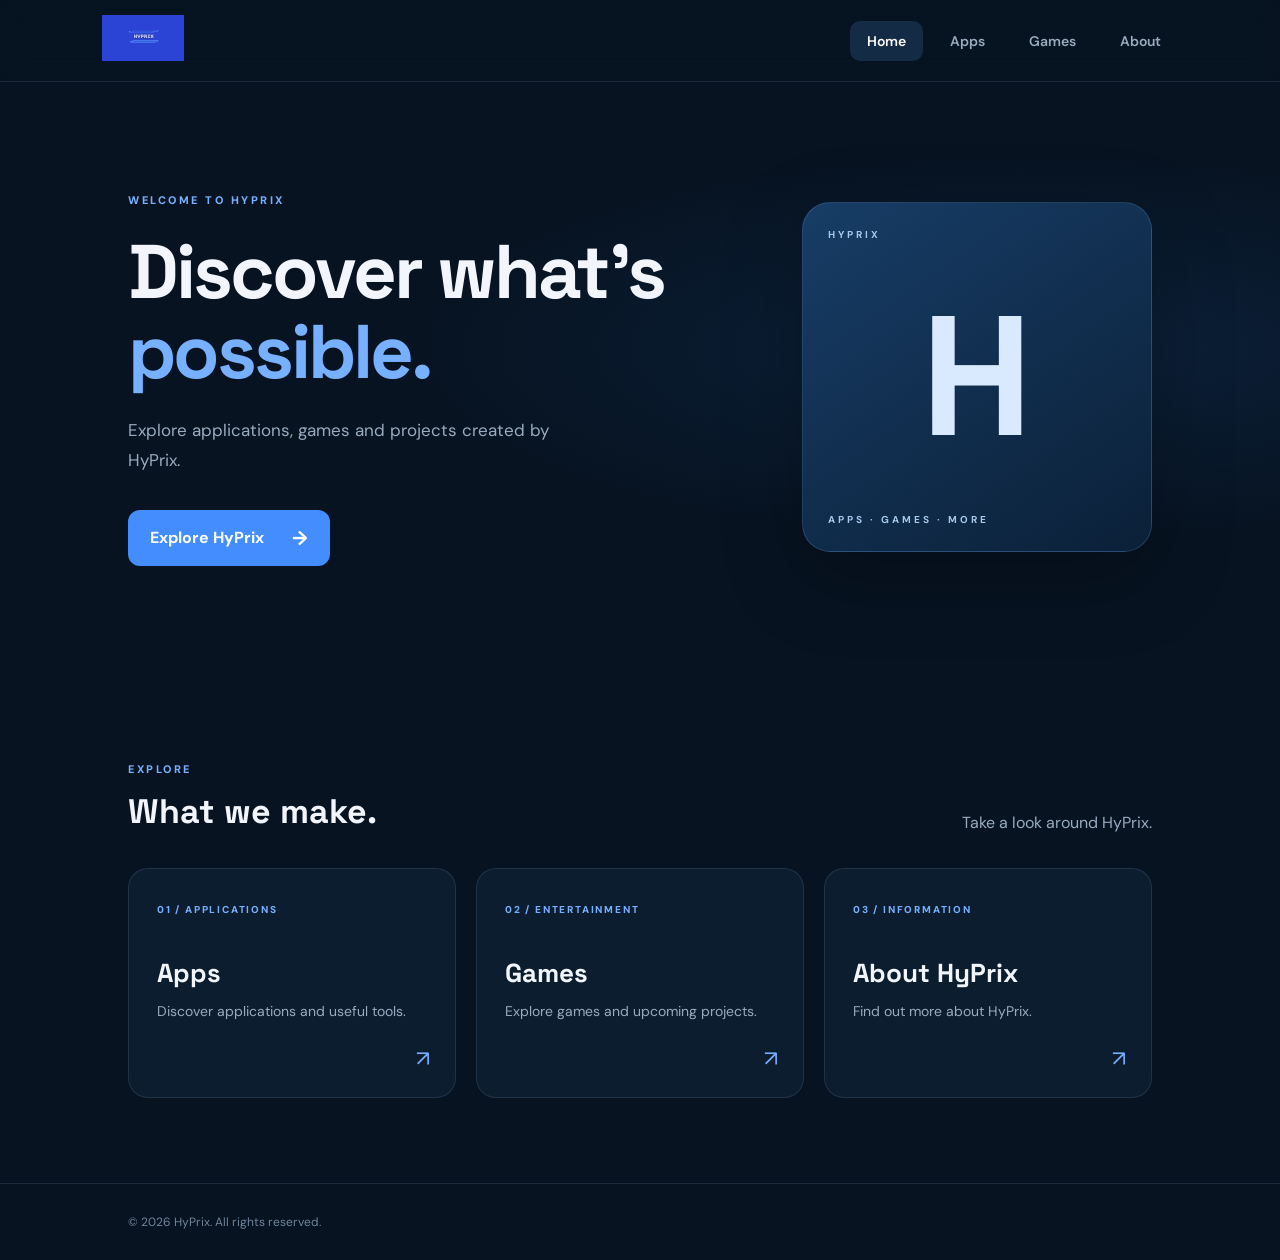
<file: index.html>
<!DOCTYPE html>
<html lang="en">
<head>
    <meta charset="UTF-8">
    <meta name="viewport" content="width=device-width, initial-scale=1.0">
    <title>HyPrix | Home</title>
    <link rel="stylesheet" href="style.css">
</head>
<body>
<header class="header">
    <a href="index.html" class="logo">
        <img src="New Hyprix Logo 26.11.2026.png" alt="HyPrix">
    </a>
    <nav>
        <a href="index.html" class="active">Home</a>
        <a href="apps.html">Apps</a>
        <a href="games.html">Games</a>
        <a href="about.html">About</a>
    </nav>
</header>

<main>
    <section class="hero">
        <div class="hero-content">
            <span class="eyebrow">WELCOME TO HYPRIX</span>
            <h1>Discover what's<br><span>possible.</span></h1>
            <p>Explore applications, games and projects created by HyPrix.</p>
            <a href="apps.html" class="button">Explore HyPrix <span>→</span></a>
        </div>
        <div class="hero-panel">
            <div class="panel-top">HYPRIX</div>
            <div class="panel-mark">H</div>
            <div class="panel-bottom">APPS · GAMES · MORE</div>
        </div>
    </section>

    <section class="section">
        <div class="section-heading">
            <div>
                <span class="eyebrow">EXPLORE</span>
                <h2>What we make.</h2>
            </div>
            <p>Take a look around HyPrix.</p>
        </div>

        <div class="feature-grid">
            <a href="apps.html" class="feature-card">
                <span class="card-number">01 / APPLICATIONS</span>
                <h3>Apps</h3>
                <p>Discover applications and useful tools.</p>
                <span class="card-arrow">↗</span>
            </a>
            <a href="games.html" class="feature-card">
                <span class="card-number">02 / ENTERTAINMENT</span>
                <h3>Games</h3>
                <p>Explore games and upcoming projects.</p>
                <span class="card-arrow">↗</span>
            </a>
            <a href="about.html" class="feature-card">
                <span class="card-number">03 / INFORMATION</span>
                <h3>About HyPrix</h3>
                <p>Find out more about HyPrix.</p>
                <span class="card-arrow">↗</span>
            </a>
        </div>
    </section>
</main>

<footer>© 2026 HyPrix. All rights reserved.</footer>
</body>
</html>
</file>
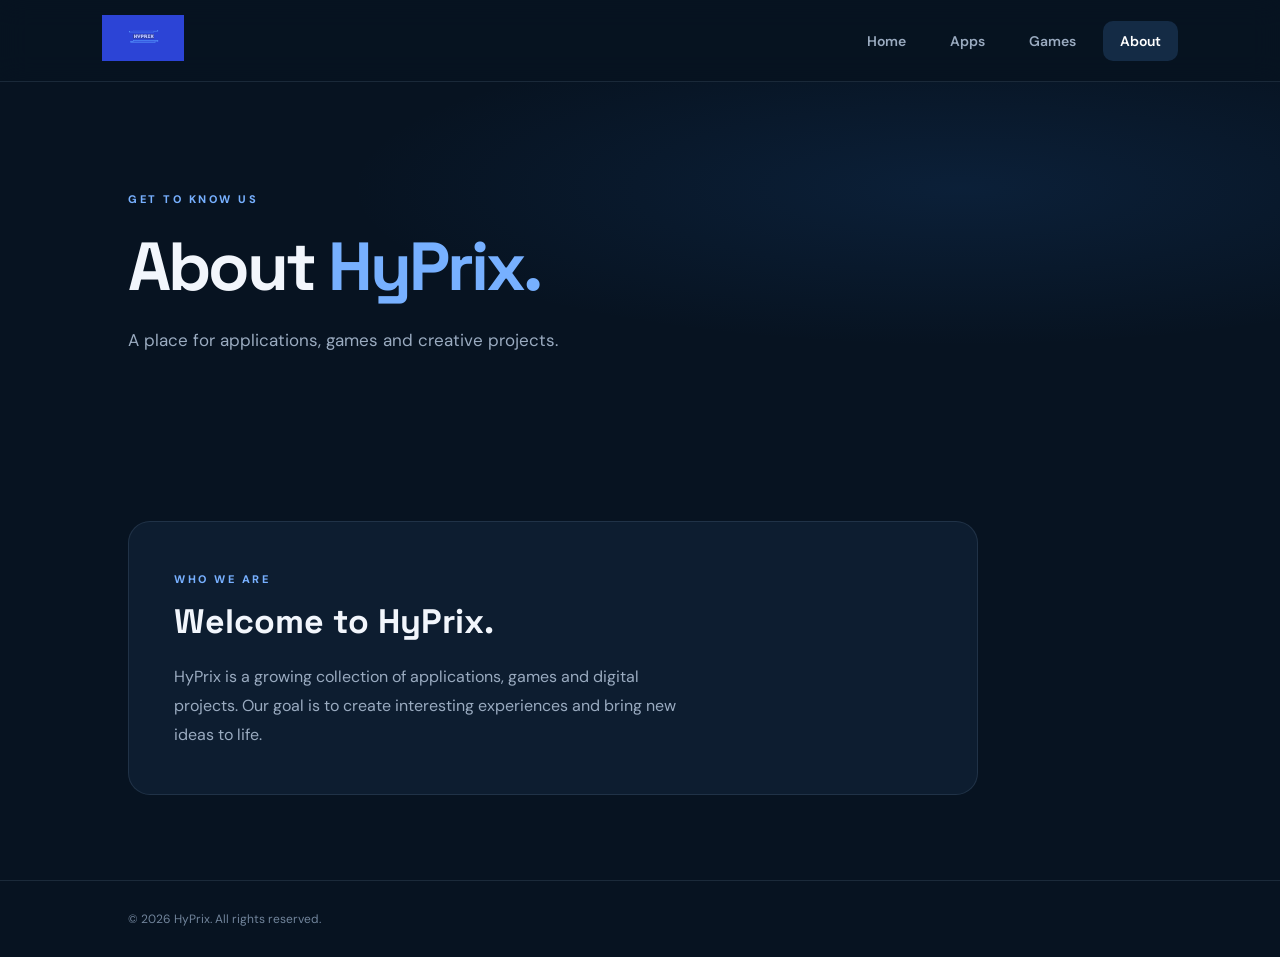
<file: about.html>
<!DOCTYPE html>
<html lang="en">
<head>
    <meta charset="UTF-8">
    <meta name="viewport" content="width=device-width, initial-scale=1.0">
    <title>HyPrix | About</title>
    <link rel="stylesheet" href="style.css">
</head>
<body>
<header class="header">
    <a href="index.html" class="logo">
        <img src="New Hyprix Logo 26.11.2026.png" alt="HyPrix">
    </a>
    <nav>
        <a href="index.html">Home</a>
        <a href="apps.html">Apps</a>
        <a href="games.html">Games</a>
        <a href="about.html" class="active">About</a>
    </nav>
</header>

<main>
    <section class="page-hero">
        <span class="eyebrow">GET TO KNOW US</span>
        <h1>About <span>HyPrix.</span></h1>
        <p>A place for applications, games and creative projects.</p>
    </section>

    <section class="section">
        <div class="about-panel">
            <span class="eyebrow">WHO WE ARE</span>
            <h2>Welcome to HyPrix.</h2>
            <p>
                HyPrix is a growing collection of applications, games
                and digital projects. Our goal is to create interesting
                experiences and bring new ideas to life.
            </p>
        </div>
    </section>
</main>

<footer>© 2026 HyPrix. All rights reserved.</footer>
</body>
</html>
</file>
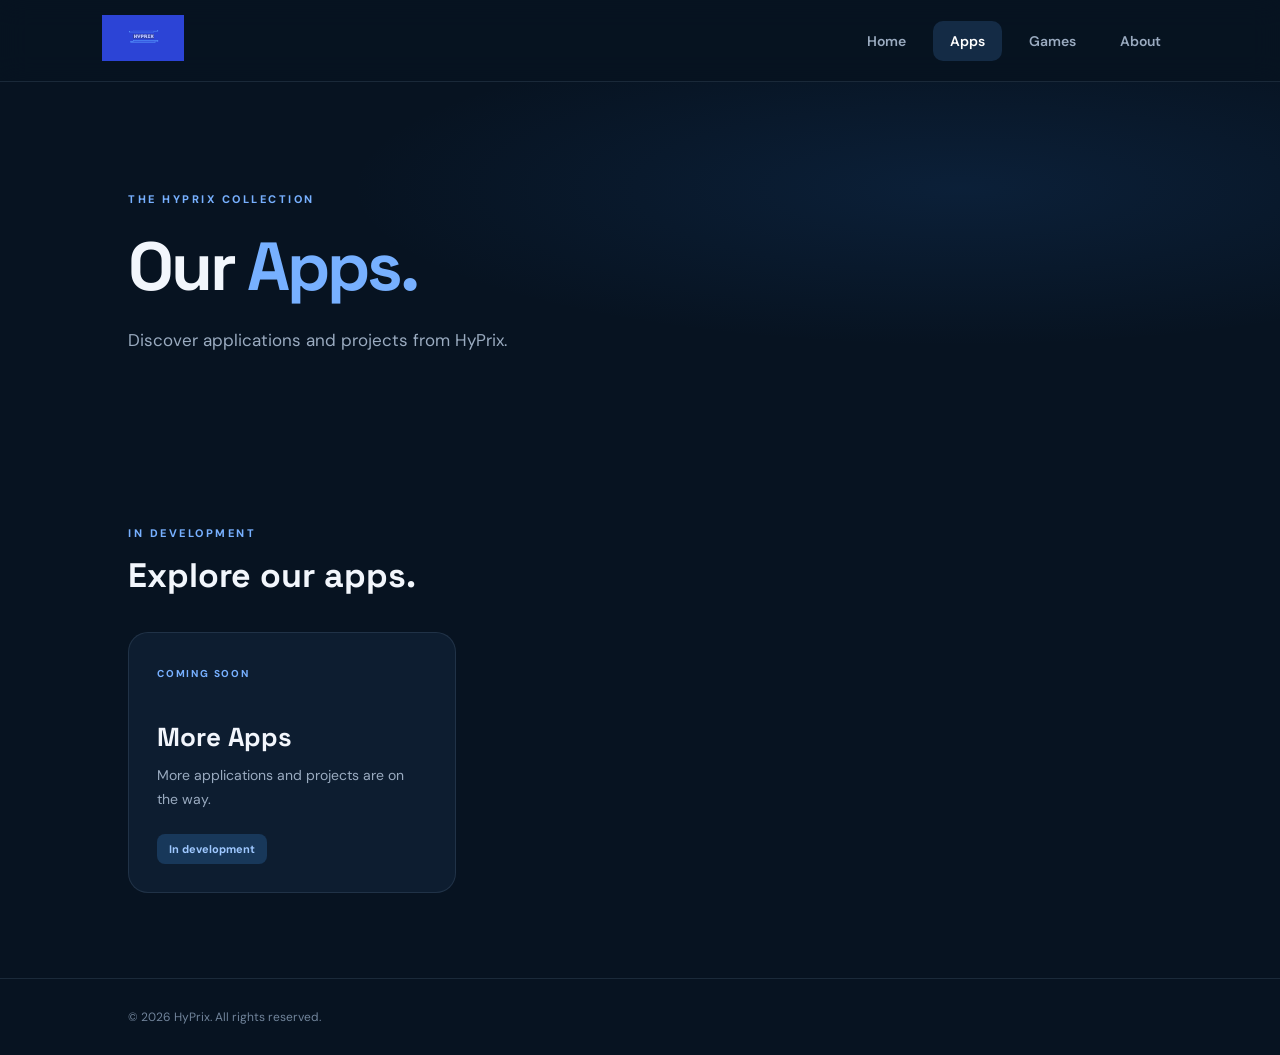
<file: apps.html>
<!DOCTYPE html>
<html lang="en">
<head>
    <meta charset="UTF-8">
    <meta name="viewport" content="width=device-width, initial-scale=1.0">
    <title>HyPrix | Apps</title>
    <link rel="stylesheet" href="style.css">
</head>
<body>
<header class="header">
    <a href="index.html" class="logo">
        <img src="New Hyprix Logo 26.11.2026.png" alt="HyPrix">
    </a>
    <nav>
        <a href="index.html">Home</a>
        <a href="apps.html" class="active">Apps</a>
        <a href="games.html">Games</a>
        <a href="about.html">About</a>
    </nav>
</header>

<main>
    <section class="page-hero">
        <span class="eyebrow">THE HYPRIX COLLECTION</span>
        <h1>Our <span>Apps.</span></h1>
        <p>Discover applications and projects from HyPrix.</p>
    </section>

    <section class="section">
        <div class="section-heading">
            <div>
                <span class="eyebrow">IN DEVELOPMENT</span>
                <h2>Explore our apps.</h2>
            </div>
        </div>

        <div class="feature-grid">
            <div class="feature-card">
                <span class="card-number">COMING SOON</span>
                <h3>More Apps</h3>
                <p>More applications and projects are on the way.</p>
                <span class="status">In development</span>
            </div>
        </div>
    </section>
</main>

<footer>© 2026 HyPrix. All rights reserved.</footer>
</body>
</html>
</file>
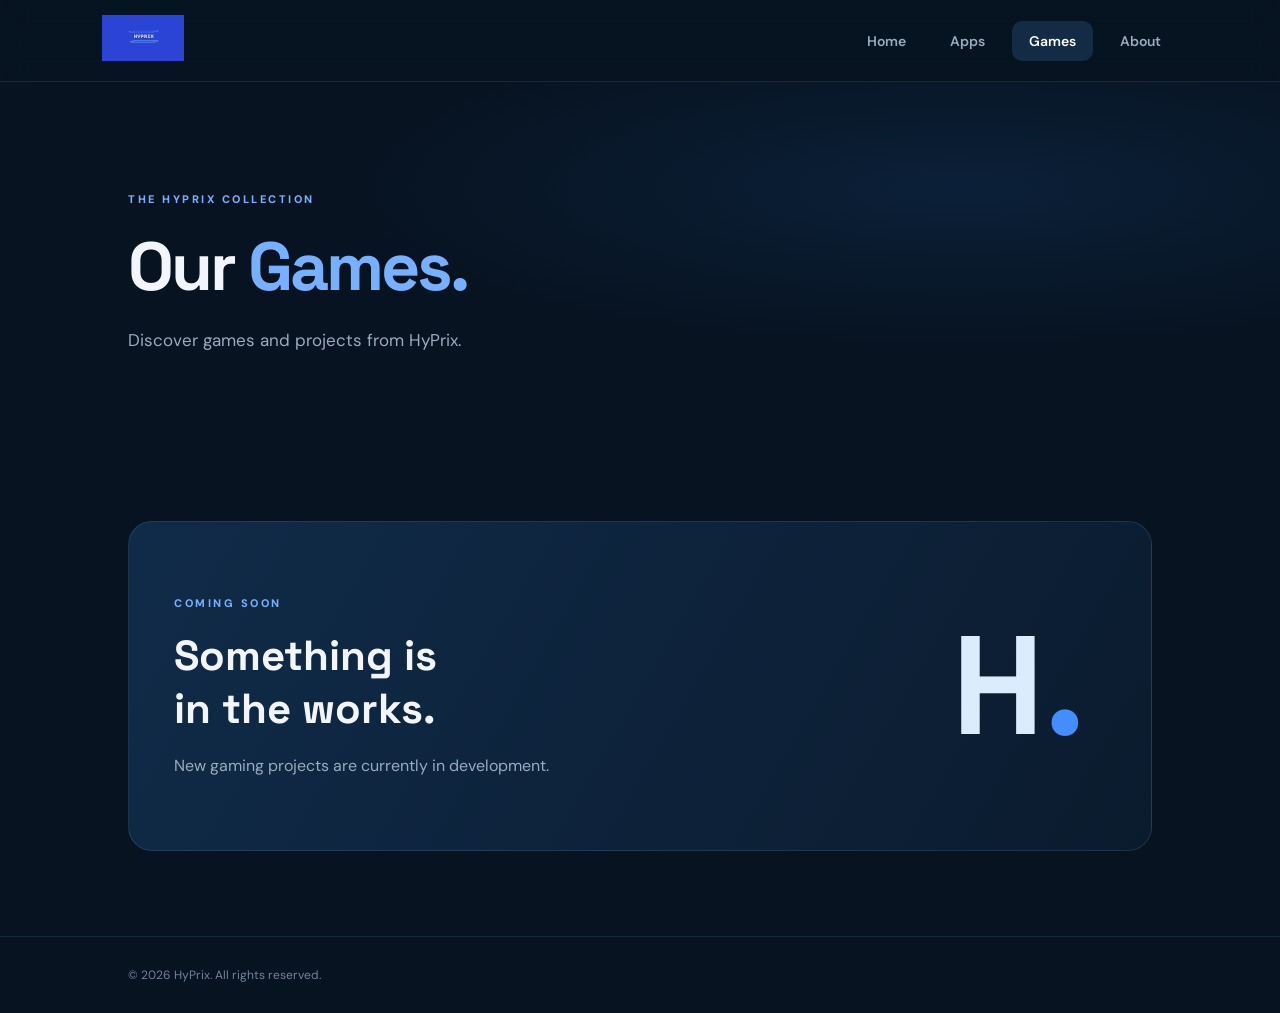
<file: games.html>
<!DOCTYPE html>
<html lang="en">
<head>
    <meta charset="UTF-8">
    <meta name="viewport" content="width=device-width, initial-scale=1.0">
    <title>HyPrix | Games</title>
    <link rel="stylesheet" href="style.css">
</head>
<body>
<header class="header">
    <a href="index.html" class="logo">
        <img src="New Hyprix Logo 26.11.2026.png" alt="HyPrix">
    </a>
    <nav>
        <a href="index.html">Home</a>
        <a href="apps.html">Apps</a>
        <a href="games.html" class="active">Games</a>
        <a href="about.html">About</a>
    </nav>
</header>

<main>
    <section class="page-hero">
        <span class="eyebrow">THE HYPRIX COLLECTION</span>
        <h1>Our <span>Games.</span></h1>
        <p>Discover games and projects from HyPrix.</p>
    </section>

    <section class="section">
        <div class="game-showcase">
            <div>
                <span class="eyebrow">COMING SOON</span>
                <h2>Something is<br>in the works.</h2>
                <p>New gaming projects are currently in development.</p>
            </div>
            <div class="game-symbol">H<span>.</span></div>
        </div>
    </section>
</main>

<footer>© 2026 HyPrix. All rights reserved.</footer>
</body>
</html>
</file>
<file: style.css>
@import url('https://fonts.googleapis.com/css2?family=DM+Sans:wght@400;500;600;700;800&family=Space+Grotesk:wght@400;500;600;700&display=swap');

:root {
    --background: #071321;
    --surface: #0d1d30;
    --surface-light: #122943;
    --blue: #438dff;
    --blue-light: #77b0ff;
    --text: #f2f6fc;
    --muted: #9aabc0;
    --border: rgba(160,190,225,0.13);
}

* {
    margin: 0;
    padding: 0;
    box-sizing: border-box;
}

body {
    background: var(--background);
    color: var(--text);
    font-family: 'DM Sans', sans-serif;
    min-height: 100vh;
}

a {
    color: inherit;
    text-decoration: none;
}

.header {
    height: 82px;
    padding: 0 8%;
    display: flex;
    justify-content: space-between;
    align-items: center;
    border-bottom: 1px solid var(--border);
    background: rgba(7,19,33,0.95);
    position: sticky;
    top: 0;
    z-index: 10;
    backdrop-filter: blur(14px);
}

.logo img {
    height: 46px;
    width: auto;
    object-fit: contain;
}

nav {
    display: flex;
    gap: 10px;
}

nav a {
    color: var(--muted);
    font-size: 14px;
    font-weight: 600;
    padding: 11px 17px;
    border-radius: 10px;
    transition: 0.2s;
}

nav a:hover,
nav a.active {
    color: white;
    background: #142b45;
}

.hero {
    min-height: 590px;
    padding: 90px 10%;
    display: flex;
    align-items: center;
    justify-content: space-between;
    gap: 50px;
    background:
        radial-gradient(ellipse at 80% 45%, rgba(35,105,190,0.17), transparent 42%),
        var(--background);
}

.hero-content {
    max-width: 590px;
}

.eyebrow {
    color: var(--blue-light);
    font-size: 11px;
    font-weight: 800;
    letter-spacing: 2.5px;
}

.hero h1,
.page-hero h1 {
    font-family: 'Space Grotesk', sans-serif;
    font-size: clamp(48px, 6vw, 76px);
    line-height: 1.05;
    letter-spacing: -3px;
    margin: 23px 0;
}

.hero h1 span,
.page-hero h1 span {
    color: var(--blue-light);
}

.hero-content p,
.page-hero p {
    color: var(--muted);
    font-size: 17px;
    line-height: 1.8;
    max-width: 470px;
}

.button {
    display: inline-flex;
    align-items: center;
    gap: 28px;
    margin-top: 34px;
    background: var(--blue);
    color: white;
    padding: 15px 22px;
    border-radius: 12px;
    font-weight: 700;
    transition: 0.2s;
}

.button:hover {
    background: #3078e7;
    transform: translateY(-2px);
}

.button span {
    font-size: 20px;
}

.hero-panel {
    width: 350px;
    height: 350px;
    border-radius: 28px;
    background: linear-gradient(145deg, #173d66, #0b2038);
    border: 1px solid rgba(125,175,230,0.2);
    display: flex;
    flex-direction: column;
    justify-content: space-between;
    padding: 25px;
    box-shadow: 0 25px 80px rgba(0,0,0,0.25);
}

.panel-top,
.panel-bottom {
    color: #a8c9ed;
    font-size: 10px;
    letter-spacing: 3px;
    font-weight: 700;
}

.panel-mark {
    font-family: 'Space Grotesk', sans-serif;
    font-size: 170px;
    font-weight: 700;
    text-align: center;
    color: #d9eaff;
    line-height: 1;
}

.section {
    padding: 85px 10%;
}

.section-heading {
    display: flex;
    justify-content: space-between;
    align-items: end;
    gap: 25px;
    margin-bottom: 35px;
}

.section-heading h2,
.about-panel h2 {
    font-family: 'Space Grotesk', sans-serif;
    font-size: 34px;
    margin-top: 12px;
}

.section-heading p {
    color: var(--muted);
}

.feature-grid {
    display: grid;
    grid-template-columns: repeat(3, 1fr);
    gap: 20px;
}

.feature-card {
    position: relative;
    min-height: 230px;
    padding: 28px;
    background: var(--surface);
    border: 1px solid var(--border);
    border-radius: 20px;
    transition: 0.25s;
}

.feature-card:hover {
    background: var(--surface-light);
    border-color: rgba(90,155,240,0.4);
    transform: translateY(-5px);
}

.card-number {
    font-size: 10px;
    font-weight: 800;
    letter-spacing: 1.8px;
    color: var(--blue-light);
}

.feature-card h3 {
    font-family: 'Space Grotesk', sans-serif;
    font-size: 26px;
    margin-top: 38px;
    margin-bottom: 10px;
}

.feature-card p {
    color: var(--muted);
    line-height: 1.7;
    font-size: 14px;
}

.card-arrow {
    position: absolute;
    right: 25px;
    bottom: 24px;
    color: var(--blue-light);
    font-size: 22px;
}

.page-hero {
    padding: 105px 10% 80px;
    background:
        radial-gradient(ellipse at 75% 30%, rgba(35,105,190,0.15), transparent 45%),
        var(--background);
}

.page-hero h1 {
    font-size: clamp(48px, 6vw, 68px);
}

.status {
    display: inline-block;
    margin-top: 22px;
    padding: 8px 12px;
    border-radius: 8px;
    color: #9fc8ff;
    background: #18385a;
    font-size: 11px;
    font-weight: 700;
}

.game-showcase {
    min-height: 330px;
    padding: 45px;
    display: flex;
    align-items: center;
    justify-content: space-between;
    gap: 30px;
    background: linear-gradient(120deg, #102b49, #0b1b2e);
    border: 1px solid var(--border);
    border-radius: 24px;
}

.game-showcase h2 {
    font-family: 'Space Grotesk', sans-serif;
    font-size: 42px;
    margin: 17px 0;
}

.game-showcase p,
.about-panel p {
    color: var(--muted);
    line-height: 1.8;
    max-width: 520px;
}

.game-symbol {
    font-family: 'Space Grotesk', sans-serif;
    font-size: 140px;
    font-weight: 700;
    color: #dcecff;
    padding: 20px;
}

.game-symbol span {
    color: var(--blue);
}

.about-panel {
    max-width: 850px;
    padding: 45px;
    background: var(--surface);
    border: 1px solid var(--border);
    border-radius: 22px;
}

.about-panel p {
    margin-top: 20px;
    font-size: 16px;
}

footer {
    padding: 30px 10%;
    border-top: 1px solid var(--border);
    color: #71849b;
    font-size: 12px;
}

@media (max-width: 800px) {
    .header {
        padding: 0 5%;
        height: auto;
        min-height: 75px;
        flex-wrap: wrap;
        gap: 12px;
        padding-top: 12px;
        padding-bottom: 12px;
    }

    nav {
        gap: 2px;
        flex-wrap: wrap;
    }

    nav a {
        padding: 9px 10px;
        font-size: 12px;
    }

    .hero {
        padding: 75px 7%;
        flex-direction: column;
        align-items: flex-start;
    }

    .hero-panel {
        width: 100%;
        max-width: 350px;
        height: 280px;
    }

    .panel-mark {
        font-size: 130px;
    }

    .section {
        padding: 65px 7%;
    }

    .feature-grid {
        grid-template-columns: 1fr;
    }

    .section-heading {
        align-items: flex-start;
        flex-direction: column;
    }

    .page-hero {
        padding: 75px 7% 55px;
    }

    .game-showcase {
        flex-direction: column;
        align-items: flex-start;
    }

    .game-symbol {
        font-size: 100px;
    }
}
</file>
